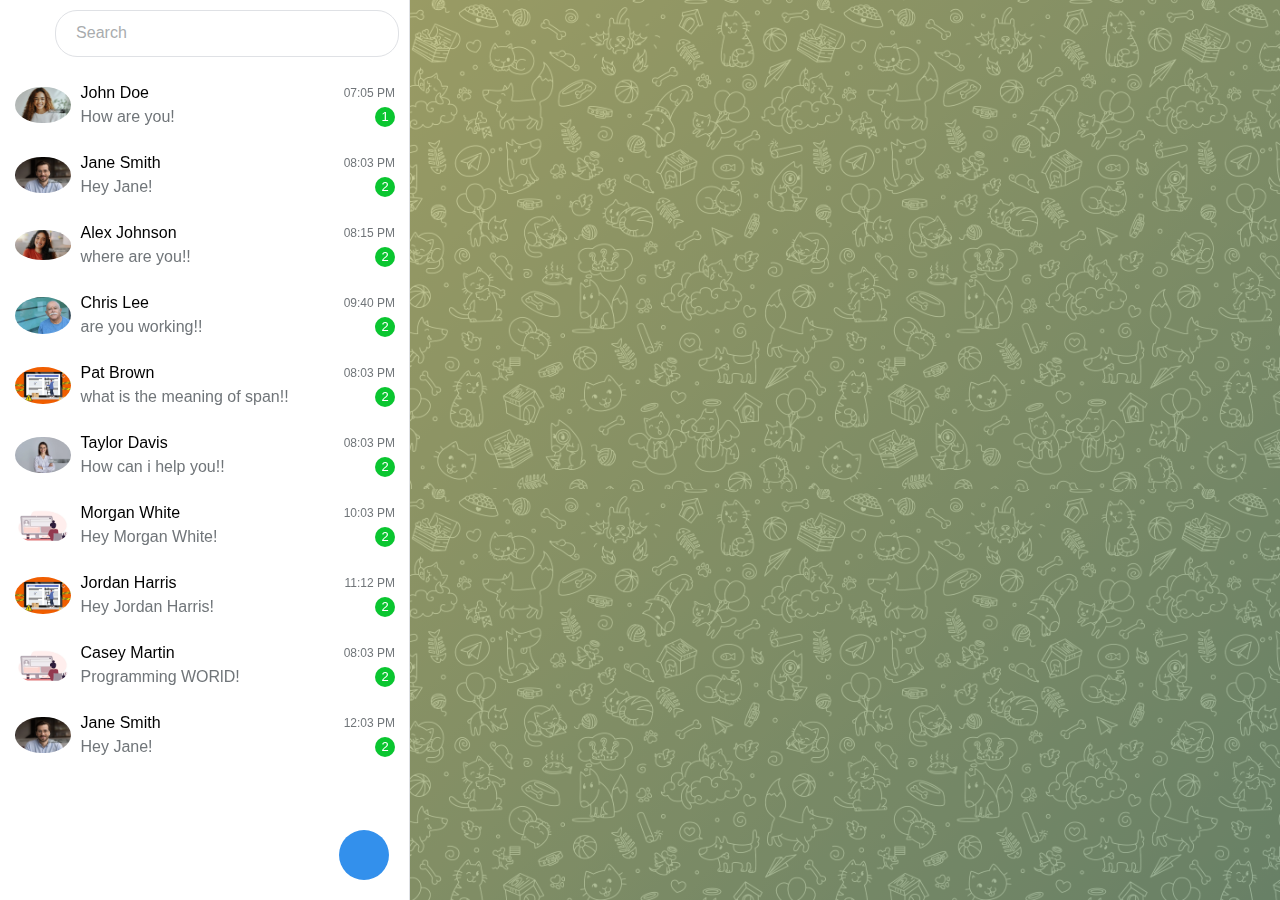
<file: index.html>
<!DOCTYPE html>
<html lang="en">
<head>
    <meta charset="UTF-8">
    <meta name="viewport" content="width=device-width, initial-scale=1.0">
    <link rel="stylesheet" href="style.css">
    <link rel="shortcut icon" href="img/Telegram_logo2.jpg">
    <link rel="stylesheet" href="https://cdnjs.cloudflare.com/ajax/libs/font-awesome/6.5.2/css/all.min.css" integrity="sha512-SnH5WK+bZxgPHs44uWIX+LLJAJ9/2PkPKZ5QiAj6Ta86w+fsb2TkcmfRyVX3pBnMFcV7oQPJkl9QevSCWr3W6A==" crossorigin="anonymous" referrerpolicy="no-referrer" />
    <title>Telegram App</title>
</head>
<body>
    <main>
        <aside class="right-side">
            <div class="header-container">
                <div class="header">
                    <div class="toggle-button">
                        <i class="fas fa-bars"></i>
                        <i class="fas fa-arrow-left"></i>
                    </div>
                    <div class="search-box">
                        <i class="fas fa-search"></i>
                        <input type="text" placeholder="Search">
                    </div>
                </div>
            </div>

            <div class="body-container">
                <div class="chat-list">
                    <div class="chat-box" id="Msg">
                        <div class="chat-img">
                            <img src="img/profile1.webp" alt="profile-pic">
                        </div>
                       <div class="chat-details">
                        <div class="chat-tile">
                            <h3>John Doe</h3>
                            <span>07:05 PM</span>
                        </div>
                        <div class="chat-msg">
                            <p>How are you!</p>
                            <span>1</span>
                        </div>
                       </div>
                    </div>

                    <div class="chat-box" id="Msg">
                        <div class="chat-img">
                            <img src="img/profile2.webp" alt="profile-pic">
                        </div>
                       <div class="chat-details">
                        <div class="chat-tile">
                            <h3>Jane Smith</h3>
                            <span>08:03 PM</span>
                        </div>
                        <div class="chat-msg">
                            <p>Hey Jane!</p>
                            <span>2</span>
                        </div>
                       </div>
                    </div>

                    
                    <div class="chat-box" id="Msg">
                        <div class="chat-img">
                            <img src="img/profile3.webp" alt="profile-pic">
                        </div>
                       <div class="chat-details">
                        <div class="chat-tile">
                            <h3>Alex Johnson</h3>
                            <span>08:15 PM</span>
                        </div>
                        <div class="chat-msg">
                            <p>where are you!!</p>
                            <span>2</span>
                        </div>
                       </div>
                    </div>

                    
                    <div class="chat-box" id="Msg">
                        <div class="chat-img">
                            <img src="img/profile6.webp" alt="profile-pic">
                        </div>
                       <div class="chat-details">
                        <div class="chat-tile">
                            <h3>Chris Lee</h3>
                            <span>09:40 PM</span>
                        </div>
                        <div class="chat-msg">
                            <p>are you working!!</p>
                            <span>2</span>
                        </div>
                       </div>
                    </div>

                    
                    <div class="chat-box" id="Msg">
                        <div class="chat-img">
                            <img src="img/profile13.webp" alt="profile-pic">
                        </div>
                       <div class="chat-details">
                        <div class="chat-tile">
                            <h3>Pat Brown</h3>
                            <span>08:03 PM</span>
                        </div>
                        <div class="chat-msg">
                            <p>what is the meaning of span!!</p>
                            <span>2</span>
                        </div>
                       </div>
                    </div>

                    
                    <div class="chat-box" id="Msg">
                        <div class="chat-img">
                            <img src="img/profile4.webp" alt="profile-pic">
                        </div>
                       <div class="chat-details">
                        <div class="chat-tile">
                            <h3>Taylor Davis</h3>
                            <span>08:03 PM</span>
                        </div>
                        <div class="chat-msg">
                            <p>How can i help you!!</p>
                            <span>2</span>
                        </div>
                       </div>
                    </div>

                    
                    <div class="chat-box" id="Msg">
                        <div class="chat-img">
                            <img src="img/profile12.webp" alt="profile-pic">
                        </div>
                       <div class="chat-details">
                        <div class="chat-tile">
                            <h3>Morgan White</h3>
                            <span>10:03 PM</span>
                        </div>
                        <div class="chat-msg">
                            <p>Hey Morgan White!</p>
                            <span>2</span>
                        </div>
                       </div>
                    </div>

                    
                    <div class="chat-box" id="Msg">
                        <div class="chat-img">
                            <img src="img/profile13.webp" alt="profile-pic">
                        </div>
                       <div class="chat-details">
                        <div class="chat-tile">
                            <h3>Jordan Harris</h3>
                            <span>11:12 PM</span>
                        </div>
                        <div class="chat-msg">
                            <p>Hey Jordan Harris!</p>
                            <span>2</span>
                        </div>
                       </div>
                    </div>

                    
                    <div class="chat-box" id="Msg">
                        <div class="chat-img">
                            <img src="img/profile12.webp" alt="profile-pic">
                        </div>
                       <div class="chat-details">
                        <div class="chat-tile">
                            <h3>Casey Martin</h3>
                            <span>08:03 PM</span>
                        </div>
                        <div class="chat-msg">
                            <p>Programming WORlD!</p>
                            <span>2</span>
                        </div>
                       </div>
                    </div>

                    
                    <div class="chat-box" id="Msg">
                        <div class="chat-img">
                            <img src="img/profile2.webp" alt="profile-pic">
                        </div>
                       <div class="chat-details">
                        <div class="chat-tile">
                            <h3>Jane Smith</h3>
                            <span>12:03 PM</span>
                        </div>
                        <div class="chat-msg">
                            <p>Hey Jane!</p>
                            <span>2</span>
                        </div>
                       </div>
                    </div>
               
               
               
               
                </div>
            </div>


            <div class="files" id="files">
                <ul class="menu">
                    <li class="active">chats</li>
                    <li>media</li>
                    <li>links</li>
                    <li>files</li>
                    <li>music</li>
                    <li>voices</li>
                </ul>
                <ul class="profiles">
                    <li>
                        <img src="img/profile1.webp" alt="">
                        <h4>John Doe</h4>
                    </li>
                    <li>
                        <img src="img/profile2.webp" alt="">
                        <h4>Jane Smith</h4>
                    </li>
                    <li>
                        <img src="img/profile3.webp" alt="">
                        <h4>Alex Johnson</h4>
                    </li>
                    <!-- <li>
                        <img src="img/profile6.jpg" alt="">
                        <h4>Chris Lee</h4>
                    </li>
                    <li>
                        <img src="img/profile7.jpg" alt="">
                        <h4>Pat Brown</h4>
                    </li>
                    <li>
                        <img src="img/profile8.jpg" alt="">
                        <h4>Taylor Davis</h4>
                    </li>
                    <li>
                        <img src="img/profile9.jpg" alt="">
                        <h4>Morgan White</h4>
                    </li> -->
                    <li>
                        <img src="img/profile12.webp" alt="">
                        <h4>Jordan Harris</h4>
                    </li>
                    <li>
                        <img src="img/profile13.webp" alt="">
                        <h4>Casey Martin</h4>
                    </li>
                </ul>
            </div>

            <div class="pen">
                <i class="fas fa-pen"></i>
            </div>
        </aside>


        <section class="content">
            <div class="container" id="chatBox">
                <div class="content-header">
                    <div class="image">
                        <img src="img/profile1.webp" alt="">
                    </div>
                    <div class="details">
                        <h3>John Doe</h3>
                        <span>last seen 12 minutes ago</span>
                    </div>
                    <div class="icons">
                        <i class="fas fa-phone-alt"></i>
                        <i class="fas fa-search"></i>
                        <i class="fas fa-ellipsis-v"></i>
                    </div>
                </div>
            
            <div class="chat-container">
                <div class="chat-msg">
                    <p>Hii!how are you...</p>
                    <span class="time">06:05 PM</span>
                </div>
            </div>
            <div class="message-box">
                <div class="message-content">
                    <i class="far fa-smile"></i>
                    <input type="text" placeholder="Message">
                    <i class="fas fa-paperclip"></i>
                </div>
                <div class="micro">
                    <i class="fas fa-microphone"></i>
                </div>

            </div>
        </div>
     </section>

    </main>


    <script src="script.js"></script>
</body>
</html>
</file>
<file: style.css>
*{
    margin: 0;
    padding: 0;
    box-sizing: border-box;
    font-family: 'Roboto', sans-serif;

}
:root{
   --mainColor:#3390ec;
   --whiteColor:#ffffff;
   --blackColor:#000000;
   --borderColor:#dfe1e5;
   --greenColor:#0ac630;
   --unreadMessage:#c4c9cc;
   --grayColor:#707579;
}
html{
    font-size: 62.5%;
    scroll-behavior: smooth;

}
body{
    font-weight: 400;
    overflow: hidden;
}
ul{
    list-style: none;
}
a{
    text-decoration: none;
}
main{
    position: relative;
    display: flex;
    width: 100%;
}
/* start Aside section */
.right-side{
    position: relative;
    max-width: 42rem;
    min-width: 41rem;
    min-height: 100vh;
    background-color: var(--whiteColor);
    border-right: .1rem solid var(--borderColor);
    box-shadow: 0 .1rem .1rem .1rem rgba(0 0 0 / .05);

}
.right-side .header-container .header{
    padding: 1rem;
    min-height: 3.5rem;
    background-color: var(--whiteColor);
}
.right-side .header-container .header{
    display: flex;
    align-items: center;
    gap: 1rem;
}
.right-side .header .toggle-button{
    position: relative;
    display: flex;
    align-items: center;
    justify-content: center;
    width: 4rem;
    height: 4rem;
    border-radius: 50%;
    cursor: pointer;
    transform: all .3s ease;
}
.right-side .header .toggle-button:hover{
  background-color: #f5f5f5;
}

.right-side .header .toggle-button i{
   position: absolute;
   font-size: 1.8rem;
   transform: all .3s rase-in-out;

}
.right-side .header .toggle-button .fa-arrow-left{
    visibility: hidden;
    opacity: 0;
}
.right-side .header .search-box{
position: relative;
border: .1rem solid var(--borderColor);
border-radius: 2.2rem;
width: 100%;
padding: 1.5rem 1rem;
display: flex;
align-items: center;
gap: 1rem;
transform: all .3s ease-in-out;
}

.right-side .header .search-box i{
    font-size: 1.6rem;
    color: var(--grayColor);
    opacity: .6;
}
.right-side .header .search-box input{
    position: relative;
    border: none;
    outline: none;
    width: 100%;
}
.right-side .header .search-box input::placeholder{
    font-size: 1.6rem;
    font-weight: 500;
    opacity: .6;
    color: var(--grayColor);
}
.right-side .header.focus .search-box{
    border: .2rem solid var(--mainColor);


}
.right-side .header.focus .search-box i{
    color: var(--mainColor);
}
.right-side .header.focus .toggle-button .fa-bars{
    transform: rotate(180deg);
    opacity: 0;
}
.right-side .header.focus .toggle-button .fa-arrow-left{
    transform: rotate(360deg);
    visibility: visible;
    opacity: 1;
}


.right-side .body-container{
    position: fixed;
    top: 7rem;
    bottom: 0;
    overflow-y: scroll;
    overflow-x: hidden;
    padding: 0 .5rem;
}
.right-side .body-container .chat-list{
    display: flex;
    flex-direction: column;
    max-width: 41rem;
    min-width: 40rem;

}

.right-side .body-container .chat-list .chat-box{
    display: flex;
    align-items: center;
    gap: 1rem;
    width: 100%;
    min-height: 7rem;
    padding: 0 1rem;
    cursor: pointer;
    transform: all .3s ease;
}
.right-side  .chat-list .chat-box .chat-img{
    width: 5.4rem;
    height: 5.4rem;
    flex-basis: 15%;
    display: flex;
    align-items: center;
    justify-content: center;

}
.right-side .chat-list .chat-box .chat-img img{
    border-radius: 50%;
    max-width: 100%;
    object-fit: cover;
}
.right-side  .chat-list .chat-box .chat-details{
    flex-basis: 85%;
    display: flex;
    flex-direction: column;
    gap: .5rem;

}
.right-side  .chat-list .chat-box .chat-details .chat-tile{
    display: flex;
    align-items: center;
    justify-content: space-between;


}
.right-side .chat-box .chat-details .chat-tile h3{
    font-size: 1.6rem;
    font-weight: 500;
    text-transform: capitalize;
}
.right-side .chat-box .chat-details span{
    color: var(--grayColor);
    font-size: 1.2rem;
}
.right-side  .chat-box .chat-details .chat-msg{
   display: flex;
   align-items: center;
   justify-content: space-between;


}
.right-side   .chat-box .chat-details .chat-msg p{
    font-size: 1.6rem;
    color: var(--grayColor);
}
.right-side .chat-box .chat-details .chat-msg span{
    width: 2rem;
    height: 2rem;
    border-radius: 50%;
    color: var(--whiteColor);
    background-color: var(--greenColor);
    font-size: 1.3rem;
    font-weight: 500;
    display: flex;
    align-items: center;
    justify-content: center;
    margin-left: -1rem;
}

.right-side .body-container .chat-list .chat-box:hover{
    background-color: hsla(207,4%, 46%, .08);
    border-radius: 1rem;

}
::-webkit-scrollbar{
    width: .5rem;
    
}
::-webkit-scrollbar-track{
    background: transparent;

}
::-webkit-scrollbar-thumb{
    border-radius: 1rem;
    background-color: var(--borderColor);

}

.right-side .files{
    position: relative;
    max-width: 42rem;
    min-width: 40rem;
    height: 91.1vh;
    background-color: var(--whiteColor);
    z-index: 1;
    visibility: hidden;
    opacity: 0;
    transform: scale(0);
    transform: all .5s ease;


}

.right-side .files.active{
    visibility: visible;
    opacity: 1;
    transform: scale(1);
}
.right-side .files .menu{
    display: flex;
    align-items: center;
    justify-content: space-between;
    padding: 1rem;
    border-bottom: .1rem solid var(--borderColor);
}
.right-side .files .menu li{
    position: relative;
    font-size: 1.6rem;
    font-weight: 500;
    text-transform: capitalize;
    color: var(--grayColor);
    cursor: pointer;
}
/* this can be use for navbar end*/


.right-side .files .menu li.active{
    color: var(--mainColor);

}
.right-side .files .menu li.active::before{
    content: "";
    position: absolute;
    width: 4rem;
    height: .2rem;
    background-color: var(--mainColor);
    bottom: -1rem;
    left: 0;
    
}
.right-side .files .profiles{
    display: flex;
    align-items: center;
    justify-content: space-between;
    padding: 1rem;
    border-bottom: .1rem solid var(--borderColor);
}
.right-side .files .profiles li{
    display: flex;
    align-items: center;
    flex-direction: column;
    gap: 1rem;

}
.right-side .files .profiles li img{
    width: 5.4rem;
    height: 5.4rem;
    border-radius: 50%;
}
.right-side .files .profiles li h4{
    text-transform: capitalize;
    font-size: 1.3rem;
    font-weight: 400;
    color: var(--grayColor);
}

.right-side .pen{
    position: absolute;
    bottom: 2rem;
    right: 2rem;
    width: 5rem;
    height: 5rem;
    border-radius: 50%;
    background-color: var(--mainColor);
    color: var(--whiteColor);
    display: flex;
    align-items: center;
    justify-content: center;
    font-size: 1.8rem;
    cursor: pointer;
}
/* end aside */

/* start content section */
.content{
   position: relative;
   width: 100%;
   background: linear-gradient(132deg, #eaed80 0%, #88b884 100%);
}
.content::before{
    content: "";
    position:absolute;
    top: 0;
    left: 0;
    width: 100%;
    height: 100%;
    background: url(../img/pa.webp);
    background-size: contain;
    opacity: .5;
}
.content .container{
    visibility: hidden;
    opacity: 0;
    transition: all .5s ease;
}
.content .container.active{
    visibility: visible;
    opacity: 1;

}
  
.content .container .content-header{
    position:relative;
    background-color: var(--whiteColor);
    padding: 0 1rem;
    display: flex;
    align-items: center;
    height: 7rem;
    z-index: 1;
}
.content .container .content-header .image{
    width: 4.2rem;
    height: 4.2rem;
    display: flex;
    align-items: center;
    justify-content: center;
}
.content .container .content-header .image img{
    border-radius: 50%;
    max-width: 100%;
    object-fit: cover;

}
.content .container .content-header .details{
    display: flex;
    flex-direction: column;
    margin-left: 1rem;
    gap: .5rem;
}
.content .container .content-header .details h3{
    font-size: 1.6rem;
    font-weight: 500;
    text-transform: capitalize;

}
.content .container .content-header .details h3 span{
    font-size: 1.4rem;
    font-weight: 500;
    color: var(--grayColor);
    opacity: .6;
}
.content .container .content-header .icons{
    margin-left: auto;
    display: flex;
    align-items: center;
    gap: 3rem;
    font-size: 1.6rem;
    color: var(--grayColor);
    opacity: .6;

}
.content .container .content-header .icons i{
    cursor: pointer;
}

.content .container .chat-container{
    position: relative;
    max-width: 67rem;
  
    margin-left: auto;
    margin-right: auto;

}
.content .container .chat-msg{
    position: absolute;
    top: 1rem;
    background-color: var(--whiteColor);
    border-radius: 1rem;
    width: fit-content;
    /* height: 2rem; */
    padding: 1rem 1rem;
    display: flex;
    gap: 1rem;

}
.content .container .chat-msg::before{
    /* content: ; */
    position: absolute;
    top: 0;
    left: -1rem;
    border: 1rem solid transparent;
    border-top: 1rem solid var(--whiteColor);

    
}
.content .container .chat-msg p{
    font-size: 1.6rem;

}
.content .container .chat-msg .time{
    font-size: 1.2rem;
    margin-top: 1rem;
    color: var(--grayColor);
}
.content .container .message-box{
    position: absolute;
    bottom: 2rem;
    left: 50%;
    transform:translate(-50%) ;
    display: flex;
    align-items: center;
    gap: 2rem;


}
.content .container .message-box .message-content{
    position: relative;
    background-color: var(--whiteColor);
    border-radius: 1rem 1rem 0 1rem;
    padding: 1rem;
    display: flex;
    align-items: center;
    gap: 1rem;
    min-width: 60rem;
}
.content .container .message-box .message-content::before{
    /* content: ; */
    position: absolute;
    bottom: -0.4px;
    right: -3rem;
    border: 1rem solid transparent;
    border-left: 2rem solid var(--whiteColor);
    border-bottom: 2rem;

}
.content .container .message-box .message-content i{
    font-size: 2rem;
    color: var(--grayColor);
    cursor: pointer;

}
.content .container .message-box .message-content input{
    height: 3.7rem;
    font-size: 1.6rem;
    width: 100%;
    padding: 1rem;
    outline: none;
    border: none;

}
.content .container .message-box .message-content input::placeholder{
    font-weight: 500;
    color: var(--borderColor);


}
.content .container .message-box .micro{
    width: 5rem;
    height: 5rem;
    border-radius: 50%;
    background-color: var(--mainColor);
    color: var(--whiteColor);
    font-size: 1.8rem;
    display: flex;
    align-items: center;
    justify-content: center;
    cursor: pointer;
}
</file>
